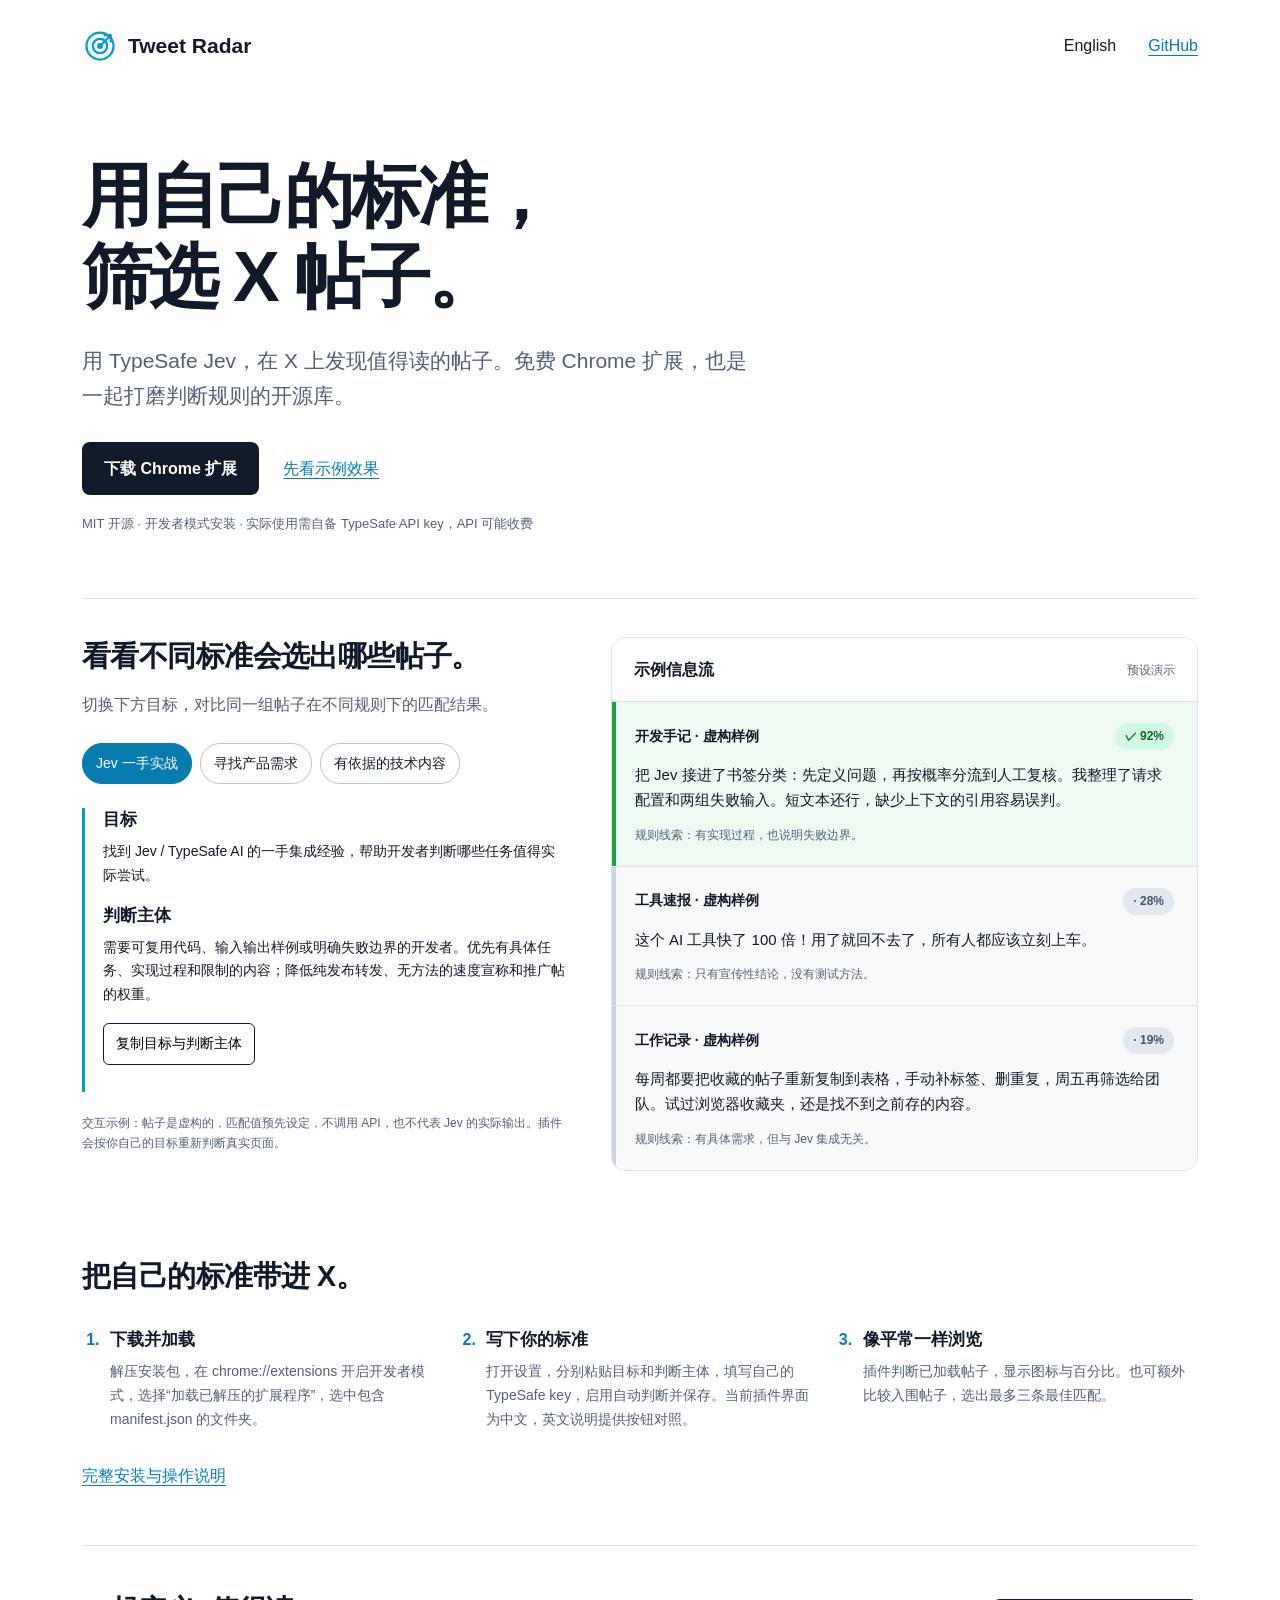
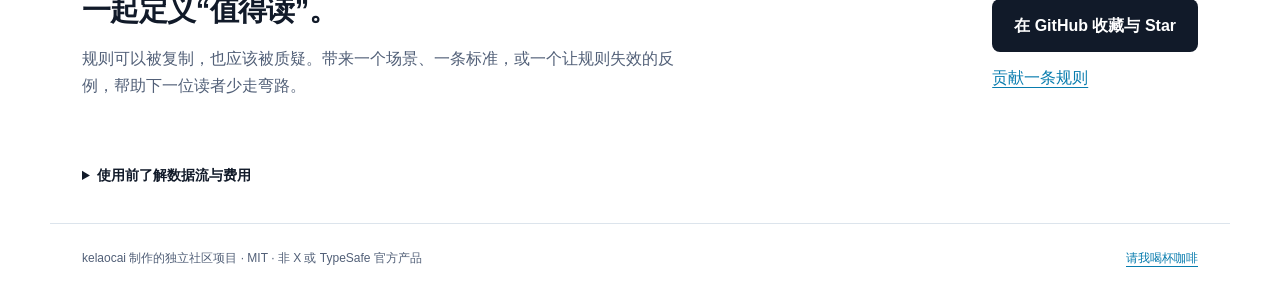
<file: docs/index.html>
<!doctype html>
<html lang="zh-CN">
<head>
  <meta charset="utf-8">
  <meta name="viewport" content="width=device-width,initial-scale=1">
  <title>推文雷达 Tweet Radar：用 Jev 筛选 X 推文</title>
  <meta name="description" content="免费 Chrome 扩展，调用 TypeSafe Jev 按你的目标和判断标准筛选 X（Twitter）帖子。内置可复制的中英文判断规则与交互演示；需自备 API key，服务商可能收费。">
  <meta name="robots" content="index,follow">
  <meta property="og:title" content="推文雷达 Tweet Radar：用 Jev 筛选 X 推文">
  <meta property="og:description" content="免费 Chrome 扩展，按你的目标筛选 X 推文；开源中英文判断规则，可直接复制和改写。">
  <meta property="og:locale" content="zh_CN">
  <meta property="og:image" content="https://kelaocai.github.io/tweet-radar/images/tweet-radar-in-use.png">
  <meta property="og:image:alt" content="推文雷达使用界面示意：通过 TypeSafe Jev 按标准筛选 X 帖子">
  <meta property="og:image:width" content="1672">
  <meta property="og:image:height" content="941">
  <meta property="og:url" content="https://kelaocai.github.io/tweet-radar/">
  <meta property="og:type" content="website">
  <meta name="twitter:card" content="summary_large_image">
  <meta name="twitter:creator" content="@kelaocai">
  <meta name="twitter:title" content="推文雷达 Tweet Radar：用 Jev 筛选 X 推文">
  <meta name="twitter:description" content="免费 Chrome 扩展，按你的目标筛选 X 推文；开源中英文判断规则，可直接复制和改写。">
  <meta name="twitter:image" content="https://kelaocai.github.io/tweet-radar/images/tweet-radar-in-use.png">
  <meta name="twitter:image:alt" content="推文雷达使用界面示意：通过 TypeSafe Jev 按标准筛选 X 帖子">
  <link rel="canonical" href="https://kelaocai.github.io/tweet-radar/">
  <link rel="alternate" hreflang="zh-CN" href="https://kelaocai.github.io/tweet-radar/">
  <link rel="alternate" hreflang="en" href="https://kelaocai.github.io/tweet-radar/en/">
  <link rel="alternate" hreflang="x-default" href="https://kelaocai.github.io/tweet-radar/">
  <link rel="stylesheet" href="site.css">
  <script src="demo.js" defer></script>
</head>
<body>
  <header class="site-header">
    <a class="brand" href="./" aria-label="Tweet Radar">
      <svg viewBox="0 0 40 40" aria-hidden="true"><circle cx="20" cy="20" r="15"/><circle cx="20" cy="20" r="8"/><circle cx="20" cy="20" r="2"/><path d="M20 20 32 8m-7 0h7v7"/></svg>
      <span>Tweet Radar</span>
    </a>
    <nav aria-label="Language and source"><a id="language" class="language" href="en/">English</a><a href="https://github.com/kelaocai/tweet-radar">GitHub</a></nav>
  </header>
  <main>
    <section class="intro">
      <h1 data-i18n="title">用自己的标准，<br>筛选 X 帖子。</h1>
      <p class="lead" data-i18n="lead">用 TypeSafe Jev，在 X 上发现值得读的帖子。免费 Chrome 扩展，也是一起打磨判断规则的开源库。</p>
      <div class="actions"><a class="primary" href="https://github.com/kelaocai/tweet-radar/releases/latest/download/tweet-radar-extension.zip" data-i18n="download">下载 Chrome 扩展</a><a href="#demo" data-i18n="try">先看示例效果</a></div>
      <p class="small" data-i18n="requirements">MIT 开源 · 开发者模式安装 · 实际使用需自备 TypeSafe API key，API 可能收费</p>
    </section>

    <section id="demo" class="demo" aria-labelledby="demo-title">
      <div class="criteria">
        <h2 id="demo-title" data-i18n="demoTitle">看看不同标准会选出哪些帖子。</h2>
        <p data-i18n="demoHint">切换下方目标，对比同一组帖子在不同规则下的匹配结果。</p>
        <div id="rule-buttons" class="rule-buttons" role="group" aria-label="Choose a rule"></div>
        <div class="rule-detail">
          <h3 data-i18n="goalLabel">目标</h3><p id="goal"></p>
          <h3 data-i18n="profileLabel">判断主体</h3><p id="profile"></p>
          <button id="copy" type="button" data-i18n="copy">复制目标与判断主体</button>
          <p id="copy-status" role="status" class="small"></p>
        </div>
        <p class="sample-note" data-i18n="sampleNote">交互示例：帖子是虚构的，匹配值预先设定，不调用 API，也不代表 Jev 的实际输出。插件会按你自己的目标重新判断真实页面。</p>
      </div>
      <div class="feed-wrap">
        <div class="feed-header"><strong data-i18n="feedTitle">示例信息流</strong><span data-i18n="sampleBadge">预设演示</span></div>
        <div id="feed" aria-live="polite"></div>
      </div>
    </section>

    <section class="steps" aria-labelledby="start-title">
      <h2 id="start-title" data-i18n="startTitle">把自己的标准带进 X。</h2>
      <ol>
        <li><h3 data-i18n="step1Title">下载并加载</h3><p data-i18n="step1">解压安装包，在 chrome://extensions 开启开发者模式，选择“加载已解压的扩展程序”，选中包含 manifest.json 的文件夹。</p></li>
        <li><h3 data-i18n="step2Title">写下你的标准</h3><p data-i18n="step2">打开设置，分别粘贴目标和判断主体，填写自己的 TypeSafe key，启用自动判断并保存。当前插件界面为中文，英文说明提供按钮对照。</p></li>
        <li><h3 data-i18n="step3Title">像平常一样浏览</h3><p data-i18n="step3">插件判断已加载帖子，显示图标与百分比。也可额外比较入围帖子，选出最多三条最佳匹配。</p></li>
      </ol>
      <a id="guide" href="https://github.com/kelaocai/tweet-radar/blob/main/README.md" data-i18n="guide">完整安装与操作说明</a>
    </section>
    <section class="community">
      <div><h2 data-i18n="communityTitle">一起定义“值得读”。</h2><p data-i18n="communityText">规则可以被复制，也应该被质疑。带来一个场景、一条标准，或一个让规则失效的反例，帮助下一位读者少走弯路。</p></div>
      <div class="actions"><a class="primary" href="https://github.com/kelaocai/tweet-radar" data-i18n="star">在 GitHub 收藏与 Star</a><a href="https://github.com/kelaocai/tweet-radar/issues/new?template=rule_proposal.yml" data-i18n="contribute">贡献一条规则</a></div>
    </section>
    <details class="privacy"><summary data-i18n="privacyTitle">使用前了解数据流与费用</summary><p data-i18n="privacy">本演示页不读取你的 X 账号、不收集 API key。实际扩展会将已加载帖子的文字、作者标识、互动数及目标/判断主体发送给 TypeSafe API。key 存在本机扩展存储中；API 按服务商规则计费。插件不会自动搜索、滚动或点赞。匹配值不等于事实真实性或准确率。</p><a href="https://github.com/kelaocai/tweet-radar/blob/main/SECURITY.md" data-i18n="privacyLink">隐私与安全说明</a></details>
  </main>
  <footer><span data-i18n="footer">kelaocai 制作的独立社区项目 · MIT · 非 X 或 TypeSafe 官方产品</span><a href="https://paypal.me/kelaocai" data-i18n="coffee">请我喝杯咖啡</a></footer>
</body>
</html>
</file>
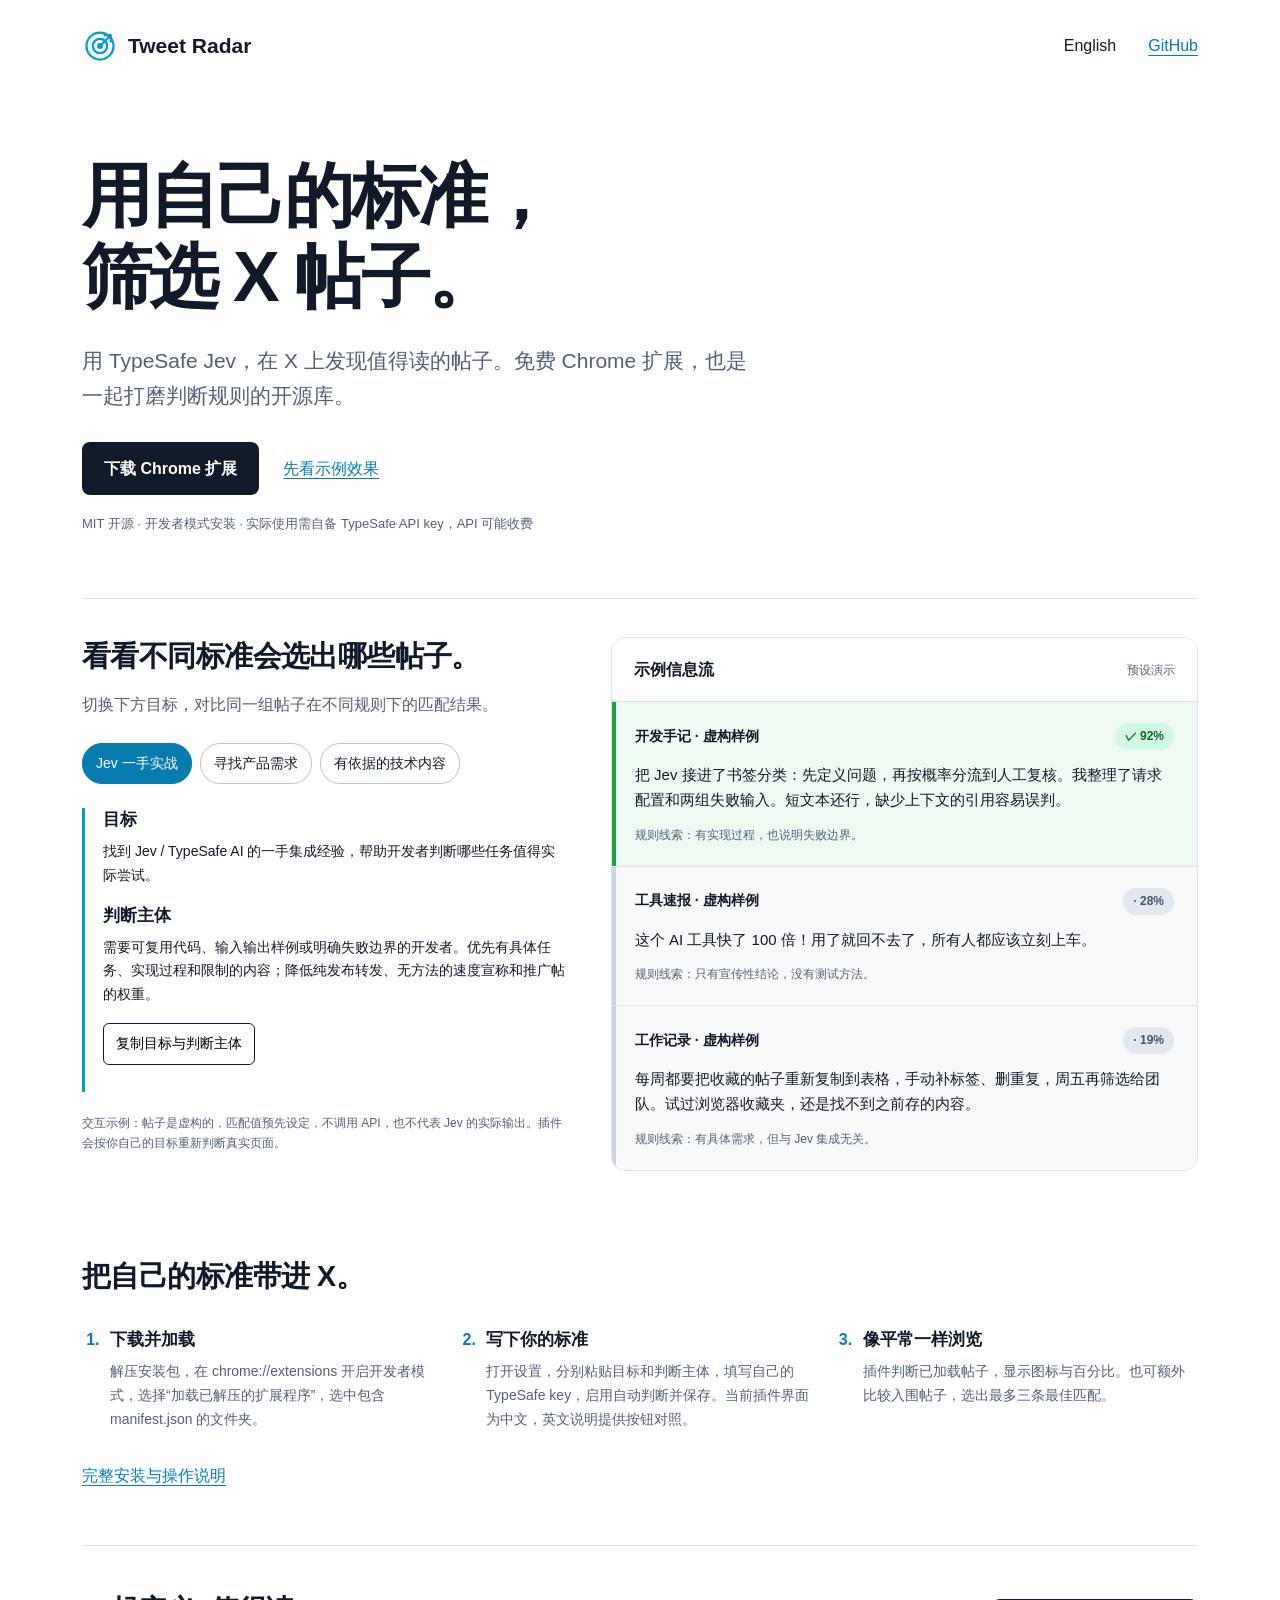
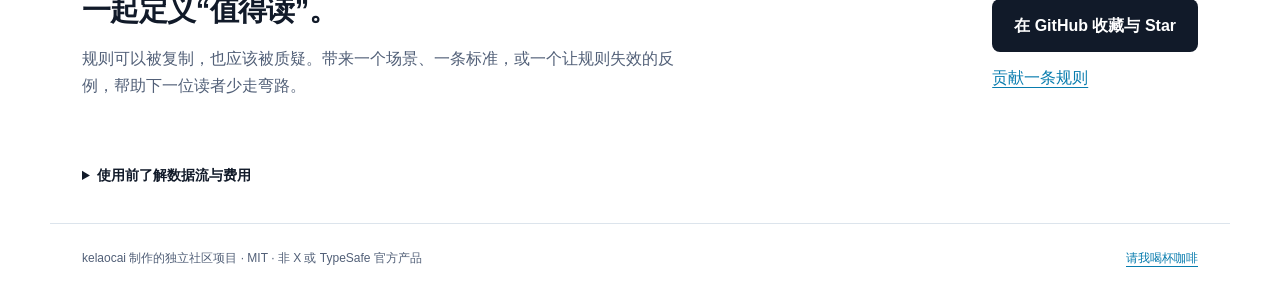
<file: docs/en/index.html>
<!doctype html>
<html lang="en">
<head>
  <meta charset="utf-8">
  <meta name="viewport" content="width=device-width,initial-scale=1">
  <title>Tweet Radar — Filter X Posts with TypeSafe Jev</title>
  <meta name="description" content="A free Chrome extension that uses TypeSafe Jev to score loaded X posts against your criteria. Explore reusable prompts and a bilingual sample. Bring your own API key; API charges may apply.">
  <meta name="robots" content="index,follow">
  <meta property="og:title" content="Tweet Radar — Filter X Posts with TypeSafe Jev">
  <meta property="og:description" content="A free Chrome extension and open library of reusable criteria for finding relevant posts on X.">
  <meta property="og:image" content="https://kelaocai.github.io/tweet-radar/images/tweet-radar-in-use.png">
  <meta property="og:image:alt" content="Tweet Radar interface concept for filtering X posts with TypeSafe Jev">
  <meta property="og:image:width" content="1672">
  <meta property="og:image:height" content="941">
  <meta property="og:url" content="https://kelaocai.github.io/tweet-radar/en/">
  <meta property="og:type" content="website">
  <meta property="og:locale" content="en_US">
  <meta name="twitter:card" content="summary_large_image">
  <meta name="twitter:creator" content="@kelaocai">
  <meta name="twitter:title" content="Tweet Radar — Filter X Posts with TypeSafe Jev">
  <meta name="twitter:description" content="A free Chrome extension and open library of reusable criteria for finding relevant posts on X.">
  <meta name="twitter:image" content="https://kelaocai.github.io/tweet-radar/images/tweet-radar-in-use.png">
  <meta name="twitter:image:alt" content="Tweet Radar interface concept for filtering X posts with TypeSafe Jev">
  <link rel="canonical" href="https://kelaocai.github.io/tweet-radar/en/">
  <link rel="alternate" hreflang="en" href="https://kelaocai.github.io/tweet-radar/en/">
  <link rel="alternate" hreflang="zh-CN" href="https://kelaocai.github.io/tweet-radar/">
  <link rel="alternate" hreflang="x-default" href="https://kelaocai.github.io/tweet-radar/">
  <link rel="stylesheet" href="../site.css">
  <script src="../demo.js" defer></script>
</head>
<body>
  <header class="site-header">
    <a class="brand" href="./" aria-label="Tweet Radar">
      <svg viewBox="0 0 40 40" aria-hidden="true"><circle cx="20" cy="20" r="15"/><circle cx="20" cy="20" r="8"/><circle cx="20" cy="20" r="2"/><path d="M20 20 32 8m-7 0h7v7"/></svg>
      <span>Tweet Radar</span>
    </a>
    <nav aria-label="Language and source"><a id="language" class="language" href="../">简体中文</a><a href="https://github.com/kelaocai/tweet-radar">GitHub</a></nav>
  </header>
  <main>
    <section class="intro">
      <h1 data-i18n="title">Filter X posts<br>by your own criteria.</h1>
      <p class="lead" data-i18n="lead">Find posts worth reading on X with TypeSafe Jev. A free Chrome extension and an open library of rules we can improve together.</p>
      <div class="actions"><a class="primary" href="https://github.com/kelaocai/tweet-radar/releases/latest/download/tweet-radar-extension.zip" data-i18n="download">Download Chrome extension</a><a href="#demo" data-i18n="try">Explore the sample</a></div>
      <p class="small" data-i18n="requirements">MIT licensed · Developer mode install · Your own TypeSafe API key required; API charges may apply</p>
    </section>

    <section id="demo" class="demo" aria-labelledby="demo-title">
      <div class="criteria">
        <h2 id="demo-title" data-i18n="demoTitle">See which posts each rule selects.</h2>
        <p data-i18n="demoHint">Switch goals to compare how different rules match the same posts.</p>
        <div id="rule-buttons" class="rule-buttons" role="group" aria-label="Choose a rule"></div>
        <div class="rule-detail">
          <h3 data-i18n="goalLabel">Goal</h3><p id="goal"></p>
          <h3 data-i18n="profileLabel">Reader profile</h3><p id="profile"></p>
          <button id="copy" type="button" data-i18n="copy">Copy goal and reader profile</button>
          <p id="copy-status" role="status" class="small"></p>
        </div>
        <p class="sample-note" data-i18n="sampleNote">Interactive illustration: fictional posts and preset scores. No API is called, and these are not Jev results. The extension judges real loaded posts using your own criteria.</p>
      </div>
      <div class="feed-wrap">
        <div class="feed-header"><strong data-i18n="feedTitle">Sample feed</strong><span data-i18n="sampleBadge">Preset illustration</span></div>
        <div id="feed" aria-live="polite"></div>
      </div>
    </section>

    <section class="steps" aria-labelledby="start-title">
      <h2 id="start-title" data-i18n="startTitle">Bring your criteria to X.</h2>
      <ol>
        <li><h3 data-i18n="step1Title">Download and load</h3><p data-i18n="step1">Unzip the extension. At chrome://extensions, enable Developer mode and choose Load unpacked. Select the folder that contains manifest.json.</p></li>
        <li><h3 data-i18n="step2Title">Define what matters</h3><p data-i18n="step2">Open settings, paste the goal and profile into their fields, add your own TypeSafe key, enable automatic judgment, and save. The extension UI is currently Chinese; the English guide translates the controls.</p></li>
        <li><h3 data-i18n="step3Title">Browse as usual</h3><p data-i18n="step3">The extension marks loaded posts with icons and percentages. Optionally compare eligible posts to get up to three top matches.</p></li>
      </ol>
      <a id="guide" href="https://github.com/kelaocai/tweet-radar/blob/main/README.en.md" data-i18n="guide">Full installation and usage guide</a>
    </section>
    <section class="community">
      <div><h2 data-i18n="communityTitle">What makes a post worth reading?</h2><p data-i18n="communityText">A rule should be reusable and open to challenge. Contribute a reading goal, a criterion, or a counterexample that exposes where a rule fails.</p></div>
      <div class="actions"><a class="primary" href="https://github.com/kelaocai/tweet-radar" data-i18n="star">Save and star on GitHub</a><a href="https://github.com/kelaocai/tweet-radar/issues/new?template=rule_proposal.yml" data-i18n="contribute">Contribute a rule</a></div>
    </section>
    <details class="privacy"><summary data-i18n="privacyTitle">Data flow and costs</summary><p data-i18n="privacy">This sample does not access your X account or collect an API key. The installed extension sends loaded post text, author handles, engagement counts, and your goal/profile to TypeSafe. Your key is stored in local extension storage; provider API charges may apply. It does not automatically search, scroll, or like posts. A match score is not a measure of truth or accuracy.</p><a href="https://github.com/kelaocai/tweet-radar/blob/main/SECURITY.md" data-i18n="privacyLink">Security and privacy notes</a></details>
  </main>
  <footer><span data-i18n="footer">Independent community project by kelaocai · MIT · Not affiliated with X or TypeSafe</span><a href="https://paypal.me/kelaocai" data-i18n="coffee">Buy me a coffee</a></footer>
</body>
</html>
</file>
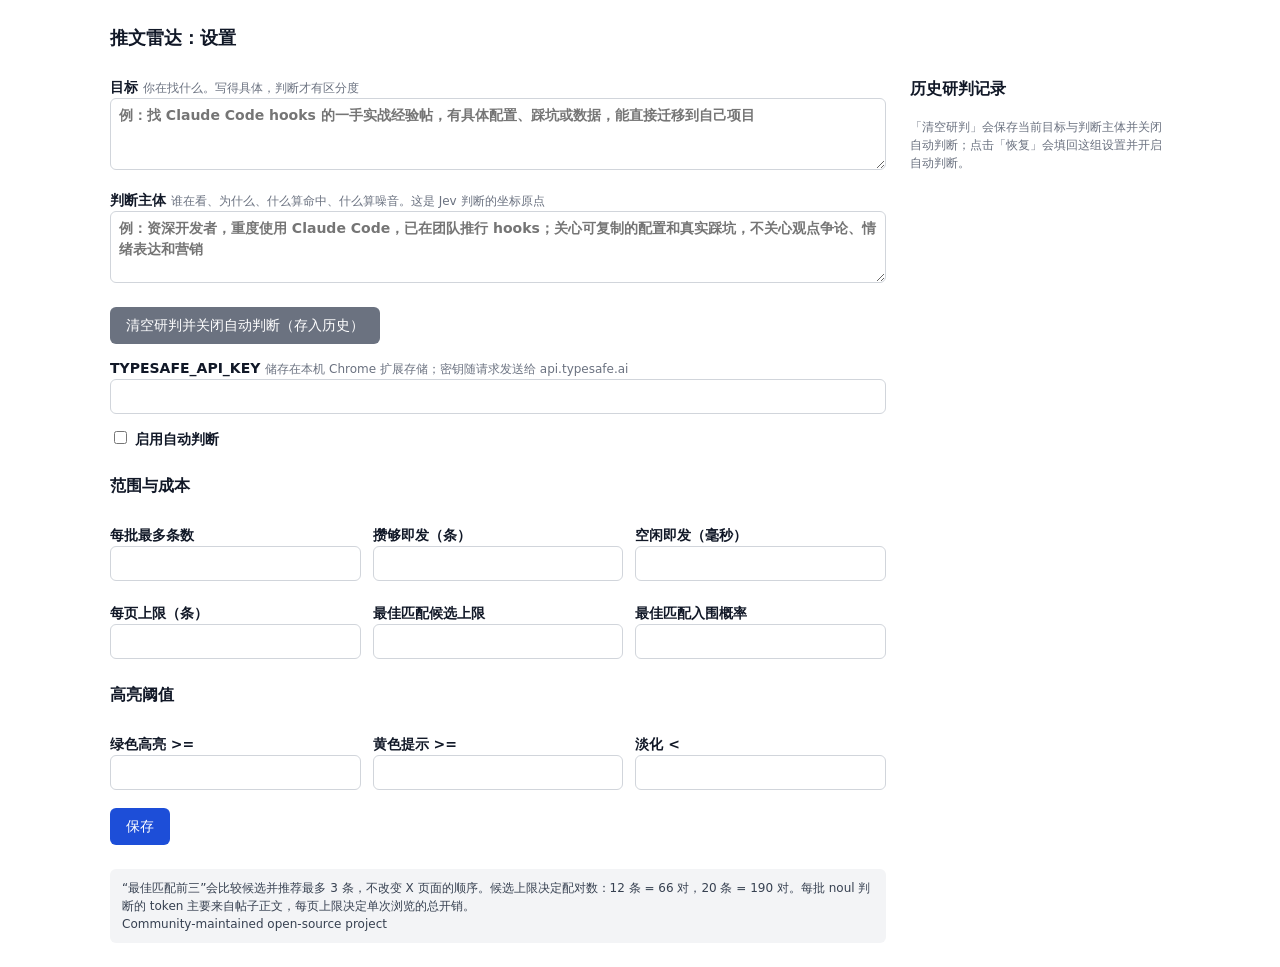
<file: extension/options.html>
<!doctype html>
<html lang="zh-CN">
<head>
  <meta charset="utf-8" />
  <title>推文雷达：设置</title>
  <style>
    body { font: 14px/1.5 -apple-system, system-ui, sans-serif; max-width: 1060px; margin: 24px auto; padding: 0 16px; color: #111827; }
    h1 { font-size: 18px; }
    label { display: block; margin-top: 14px; font-weight: 600; }
    .hint { font-weight: 400; color: #6b7280; font-size: 12px; }
    input[type="text"], input[type="password"], input[type="number"], textarea { width: 100%; box-sizing: border-box; padding: 6px 8px; border: 1px solid #d1d5db; border-radius: 6px; font: inherit; }
    textarea { min-height: 72px; }
    .row { display: grid; grid-template-columns: repeat(3, 1fr); gap: 12px; }
    .row label { margin-top: 10px; }
    button { margin-top: 18px; padding: 8px 16px; border: 0; border-radius: 6px; background: #1d4ed8; color: #fff; font: inherit; cursor: pointer; }
    #msg { margin-left: 12px; color: #16a34a; }
    .note { margin-top: 24px; padding: 10px 12px; background: #f3f4f6; border-radius: 6px; font-size: 12px; color: #374151; }
    .cols { display: flex; gap: 24px; align-items: flex-start; }
    .cols main { flex: 1; min-width: 0; }
    .side { width: 260px; flex-shrink: 0; }
    .side h3 { margin-top: 14px; }
    .hist-item { border: 1px solid #e5e7eb; border-radius: 6px; padding: 8px 10px; margin-bottom: 8px; font-size: 12px; }
    .hist-goal { font-weight: 600; word-break: break-all; }
    .hist-profile { color: #6b7280; margin-top: 2px; word-break: break-all; }
    .hist-time { color: #9ca3af; margin-top: 4px; }
    .hist-actions { margin-top: 6px; display: flex; gap: 6px; }
    .hist-actions button { margin-top: 0; padding: 3px 10px; font-size: 12px; }
    .hist-actions .del { background: #6b7280; }
    .hist-empty { color: #9ca3af; font-size: 12px; }
    button.ghost { background: #6b7280; }
    button.ghost:hover { background: #4b5563; }
  </style>
</head>
<body>
  <h1>推文雷达：设置</h1>

  <div class="cols">
  <main>

  <label>目标 <span class="hint">你在找什么。写得具体，判断才有区分度</span>
    <textarea id="goal" placeholder="例：找 Claude Code hooks 的一手实战经验帖，有具体配置、踩坑或数据，能直接迁移到自己项目"></textarea>
  </label>

  <label>判断主体 <span class="hint">谁在看、为什么、什么算命中、什么算噪音。这是 Jev 判断的坐标原点</span>
    <textarea id="profile" placeholder="例：资深开发者，重度使用 Claude Code，已在团队推行 hooks；关心可复制的配置和真实踩坑，不关心观点争论、情绪表达和营销"></textarea>
  </label>

  <button id="clear" type="button" class="ghost">清空研判并关闭自动判断（存入历史）</button>

  <label>TYPESAFE_API_KEY <span class="hint">储存在本机 Chrome 扩展存储；密钥随请求发送给 api.typesafe.ai</span>
    <input id="apiKey" type="password" autocomplete="off" />
  </label>

  <label><input id="enabled" type="checkbox" /> 启用自动判断</label>

  <h3 style="margin-top:24px">范围与成本</h3>
  <div class="row">
    <label>每批最多条数<input id="batchSize" type="number" min="1" max="30" /></label>
    <label>攒够即发（条）<input id="batchMinFlush" type="number" min="1" max="30" /></label>
    <label>空闲即发（毫秒）<input id="batchIdleMs" type="number" min="200" step="100" /></label>
    <label>每页上限（条）<input id="maxPerPage" type="number" min="1" /></label>
    <label>最佳匹配候选上限<input id="rankMaxPosts" type="number" min="2" max="20" /></label>
    <label>最佳匹配入围概率<input id="rankMinNoul" type="number" min="0" max="1" step="0.05" /></label>
  </div>

  <h3 style="margin-top:24px">高亮阈值</h3>
  <div class="row">
    <label>绿色高亮 >=<input id="hiThreshold" type="number" min="0" max="1" step="0.05" /></label>
    <label>黄色提示 >=<input id="midThreshold" type="number" min="0" max="1" step="0.05" /></label>
    <label>淡化 <<input id="dimThreshold" type="number" min="0" max="1" step="0.05" /></label>
  </div>

  <button id="save">保存</button><span id="msg"></span>

  <div class="note">
    “最佳匹配前三”会比较候选并推荐最多 3 条，不改变 X 页面的顺序。候选上限决定配对数：12 条 = 66 对，20 条 = 190 对。每批 noul 判断的 token 主要来自帖子正文，每页上限决定单次浏览的总开销。
    <br />Community-maintained open-source project
  </div>
  </main>

  <aside class="side">
    <h3>历史研判记录</h3>
    <p class="hint">「清空研判」会保存当前目标与判断主体并关闭自动判断；点击「恢复」会填回这组设置并开启自动判断。</p>
    <div id="history"></div>
  </aside>
  </div>
  <script src="options.js"></script>
</body>
</html>
</file>
<file: docs/site.css>
:root{color-scheme:light;--ink:#111a29;--muted:#526078;--blue:#087cae;--line:#dce4ec;--paper:#fff;--wash:#f3f7fa}
*{box-sizing:border-box}html{scroll-behavior:smooth;scroll-padding-top:24px}body{margin:0;background:var(--paper);color:var(--ink);font:16px/1.7 Arial,"PingFang SC","Microsoft YaHei",sans-serif}a{color:var(--blue);text-underline-offset:4px}button,a{-webkit-tap-highlight-color:transparent}button{font:inherit;cursor:pointer}button:focus-visible,a:focus-visible,summary:focus-visible{outline:3px solid #079bd5;outline-offset:5px}.site-header,main,footer{max-width:1180px;margin:auto;padding:0 32px}.site-header{display:flex;justify-content:space-between;align-items:center;padding-top:26px;padding-bottom:26px}.brand{display:flex;gap:10px;align-items:center;color:var(--ink);text-decoration:none;font-size:21px;font-weight:700}.brand svg{width:36px;height:36px;fill:none;stroke:#079bd5;stroke-width:2.5;stroke-linecap:round;stroke-linejoin:round}nav{display:flex;gap:26px;align-items:center}nav button{background:none;border:0;color:var(--ink);padding:6px}nav .language{color:var(--ink);text-decoration:none;padding:6px}.intro{padding:65px 0 50px;max-width:840px}h1{font-size:clamp(38px,6vw,70px);line-height:1.16;letter-spacing:-.04em;margin:0 0 24px;font-weight:750}.lead{font-size:21px;max-width:680px;color:var(--muted);margin-bottom:28px}.actions{display:flex;gap:24px;align-items:center;flex-wrap:wrap}.primary{display:inline-block;background:var(--ink);color:#fff;text-decoration:none;padding:13px 22px;border-radius:8px;font-weight:700}.primary:hover{background:#24415c}.small{font-size:13px;color:var(--muted)}.intro .small{margin-top:18px}.demo{display:grid;grid-template-columns:minmax(0,.95fr) minmax(0,1.15fr);gap:44px;padding:38px 0 60px;border-top:1px solid var(--line)}h2{font-size:29px;line-height:1.35;letter-spacing:-.02em;margin:0 0 15px}h3{font-size:17px;line-height:1.4;margin:0 0 8px}.criteria>p{color:var(--muted);margin:0 0 24px}.rule-buttons{display:flex;flex-wrap:wrap;gap:8px}.rule-buttons button{font-size:14px;padding:8px 13px;border:1px solid #b5c5d3;border-radius:20px;background:white;color:var(--ink)}.rule-buttons button[aria-pressed="true"]{color:white;background:var(--blue);border-color:var(--blue)}.rule-detail{margin-top:24px;padding-left:18px;border-left:3px solid #079bd5}.rule-detail p{font-size:14px;margin:0 0 16px}.rule-detail button{background:white;border:1px solid var(--ink);border-radius:6px;padding:8px 12px;font-size:14px}.rule-detail #copy-status{min-height:20px;margin:7px 0 0}.criteria .sample-note{font-size:12px;line-height:1.65;color:var(--muted);margin-top:22px}.feed-wrap{border:1px solid var(--line);border-radius:14px;overflow:hidden;align-self:start;background:var(--wash)}.feed-header{display:flex;justify-content:space-between;gap:12px;align-items:center;padding:18px 22px;background:white;border-bottom:1px solid var(--line)}.feed-header span{font-size:12px;color:var(--muted)}.post{padding:21px 23px;border-bottom:1px solid var(--line);background:#fff;transition:background .18s}.post:last-child{border-bottom:0}.post.high{background:#edf9f1;box-shadow:inset 4px 0 #16a34a}.post.mid{background:#fffbea;box-shadow:inset 4px 0 #eab308}.post.low{background:#f7f9fb;box-shadow:inset 4px 0 #cbd5e1}.post-head{display:flex;justify-content:space-between;align-items:center;gap:12px}.author{font-size:14px;font-weight:bold}.badge{font-size:12px;font-weight:bold;white-space:nowrap;padding:3px 10px;border-radius:20px}.high .badge{background:#d1fae5;color:#166534}.mid .badge{background:#fef9c3;color:#854d0e}.low .badge{background:#e2e8f0;color:#475569}.post p{font-size:15px;margin:12px 0}.post .reason{font-size:12px;color:var(--muted);margin-bottom:0}.steps{padding:20px 0 56px}.steps ol{display:grid;grid-template-columns:repeat(3,minmax(0,1fr));gap:35px;padding-left:22px;margin:30px 0}.steps li{padding-left:6px}.steps li::marker{color:var(--blue);font-weight:bold}.steps p{font-size:14px;color:var(--muted);margin:0}.community{border-top:1px solid var(--line);padding:45px 0;display:flex;gap:50px;align-items:center;justify-content:space-between}.community p{max-width:620px;color:var(--muted);margin:0}.community .actions{flex-shrink:0;flex-direction:column;gap:12px;align-items:flex-start}.privacy{padding:20px 0 35px;max-width:830px;color:var(--muted);font-size:14px}.privacy summary{cursor:pointer;font-weight:bold;color:var(--ink)}footer{border-top:1px solid var(--line);padding-top:24px;padding-bottom:36px;display:flex;justify-content:space-between;gap:20px;font-size:12px;color:var(--muted)}
@media(max-width:760px){.site-header,main,footer{padding-left:20px;padding-right:20px}.site-header{padding-top:18px;padding-bottom:18px}.brand{font-size:18px}nav{gap:12px}.intro{padding:35px 0}.lead{font-size:18px}.demo{grid-template-columns:1fr;gap:28px}.steps ol{grid-template-columns:1fr;gap:24px}.community{display:block}.community .actions{margin-top:24px;flex-direction:row;align-items:center;gap:20px}footer{flex-direction:column;gap:8px}.post{padding:18px}.actions{gap:18px}h2{font-size:25px}}
@media(prefers-reduced-motion:reduce){html{scroll-behavior:auto}.post{transition:none}}
</file>
